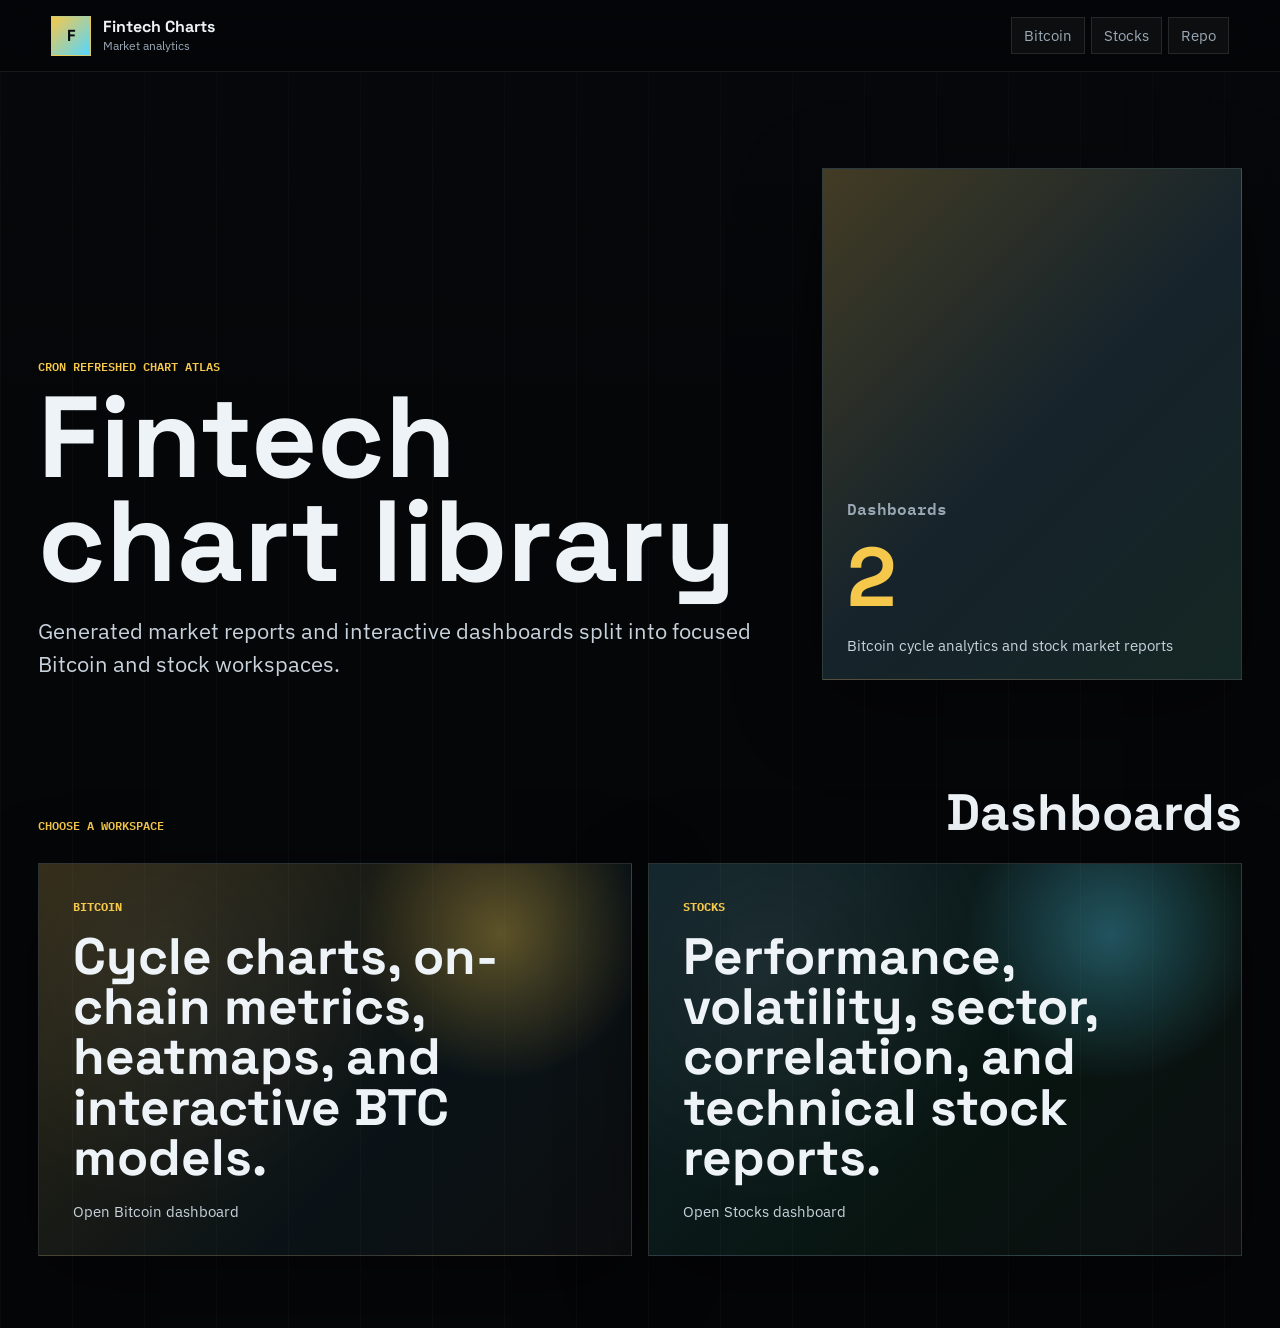
<file: index.html>
<!doctype html>
<html lang="en">
  <head>
    <meta charset="utf-8">
    <meta name="viewport" content="width=device-width, initial-scale=1">
    <meta name="color-scheme" content="dark">
    <title>Fintech Charts</title>
    <meta name="description" content="Generated Bitcoin and stock market chart dashboards.">
    <link rel="preconnect" href="https://fonts.googleapis.com">
    <link rel="preconnect" href="https://fonts.gstatic.com" crossorigin>
    <link href="https://fonts.googleapis.com/css2?family=IBM+Plex+Mono:wght@400;500;600&family=IBM+Plex+Sans:wght@400;500;600;700&family=Space+Grotesk:wght@600;700&display=swap" rel="stylesheet">
    <link rel="stylesheet" href="web/assets/site.css">
  </head>
  <body>
    <header class="site-header">
      <a class="brand" href="./" aria-label="Fintech Charts home">
        <span class="brand-mark">F</span>
        <span>
          <strong>Fintech Charts</strong>
          <small>Market analytics</small>
        </span>
      </a>
      <nav class="top-nav" aria-label="Primary navigation">
        <a href="Bitcoin/">Bitcoin</a>
        <a href="Stocks/">Stocks</a>
        <a href="https://github.com/JamesTsetsekas/Fintech" target="_blank" rel="noopener noreferrer">Repo</a>
      </nav>
    </header>

    <main id="top">
      <section class="dashboard-shell landing-shell" aria-labelledby="dashboard-title">
        <div class="dashboard-copy">
          <p class="eyebrow">Cron refreshed chart atlas</p>
          <h1 id="dashboard-title">Fintech chart library</h1>
          <p class="lede">Generated market reports and interactive dashboards split into focused Bitcoin and stock workspaces.</p>
        </div>

        <div class="market-tape" aria-label="Dashboard routes">
          <span>Dashboards</span>
          <strong>2</strong>
          <small>Bitcoin cycle analytics and stock market reports</small>
        </div>
      </section>

      <section class="route-section" aria-labelledby="route-title">
        <div class="section-heading">
          <p class="eyebrow">Choose a workspace</p>
          <h2 id="route-title">Dashboards</h2>
        </div>
        <div class="route-grid">
          <a class="route-card route-card-bitcoin" href="Bitcoin/">
            <span>Bitcoin</span>
            <strong>Cycle charts, on-chain metrics, heatmaps, and interactive BTC models.</strong>
            <small>Open Bitcoin dashboard</small>
          </a>
          <a class="route-card route-card-stocks" href="Stocks/">
            <span>Stocks</span>
            <strong>Performance, volatility, sector, correlation, and technical stock reports.</strong>
            <small>Open Stocks dashboard</small>
          </a>
        </div>
      </section>
    </main>
  </body>
</html>
</file>
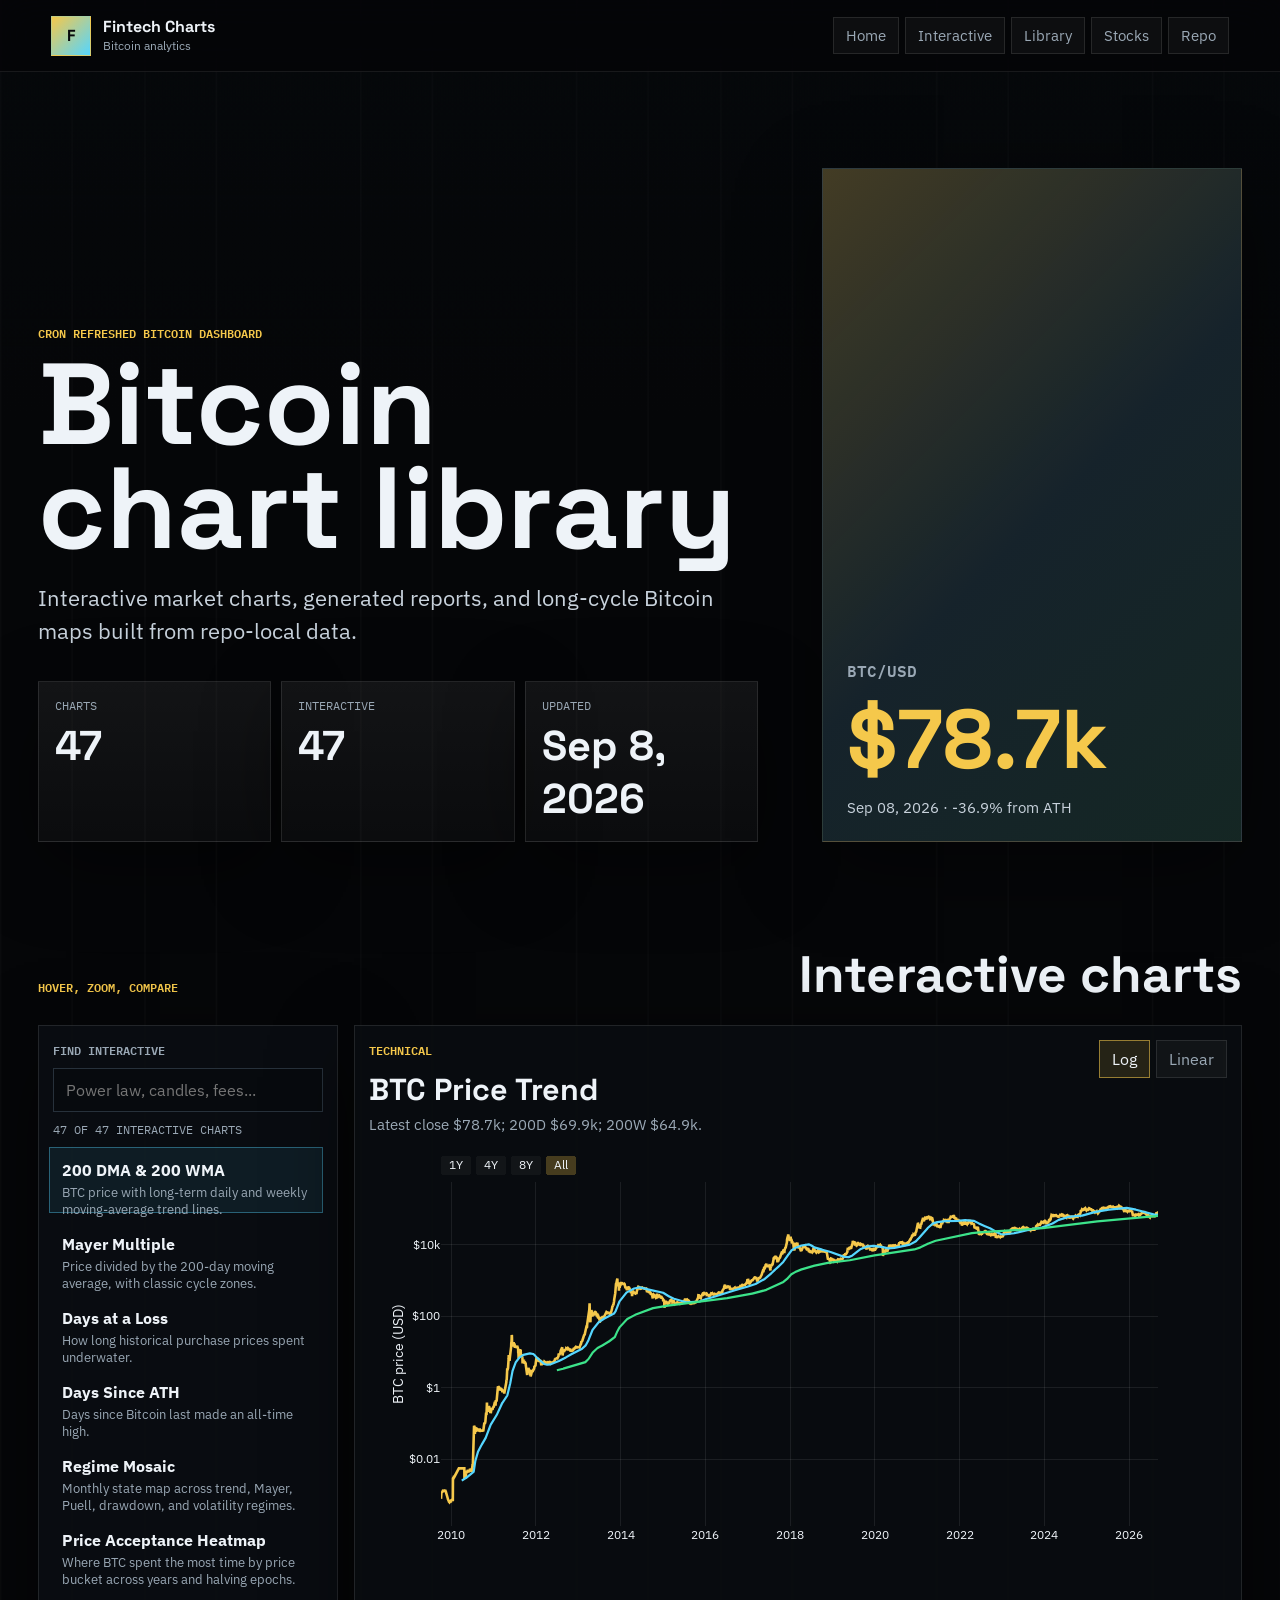
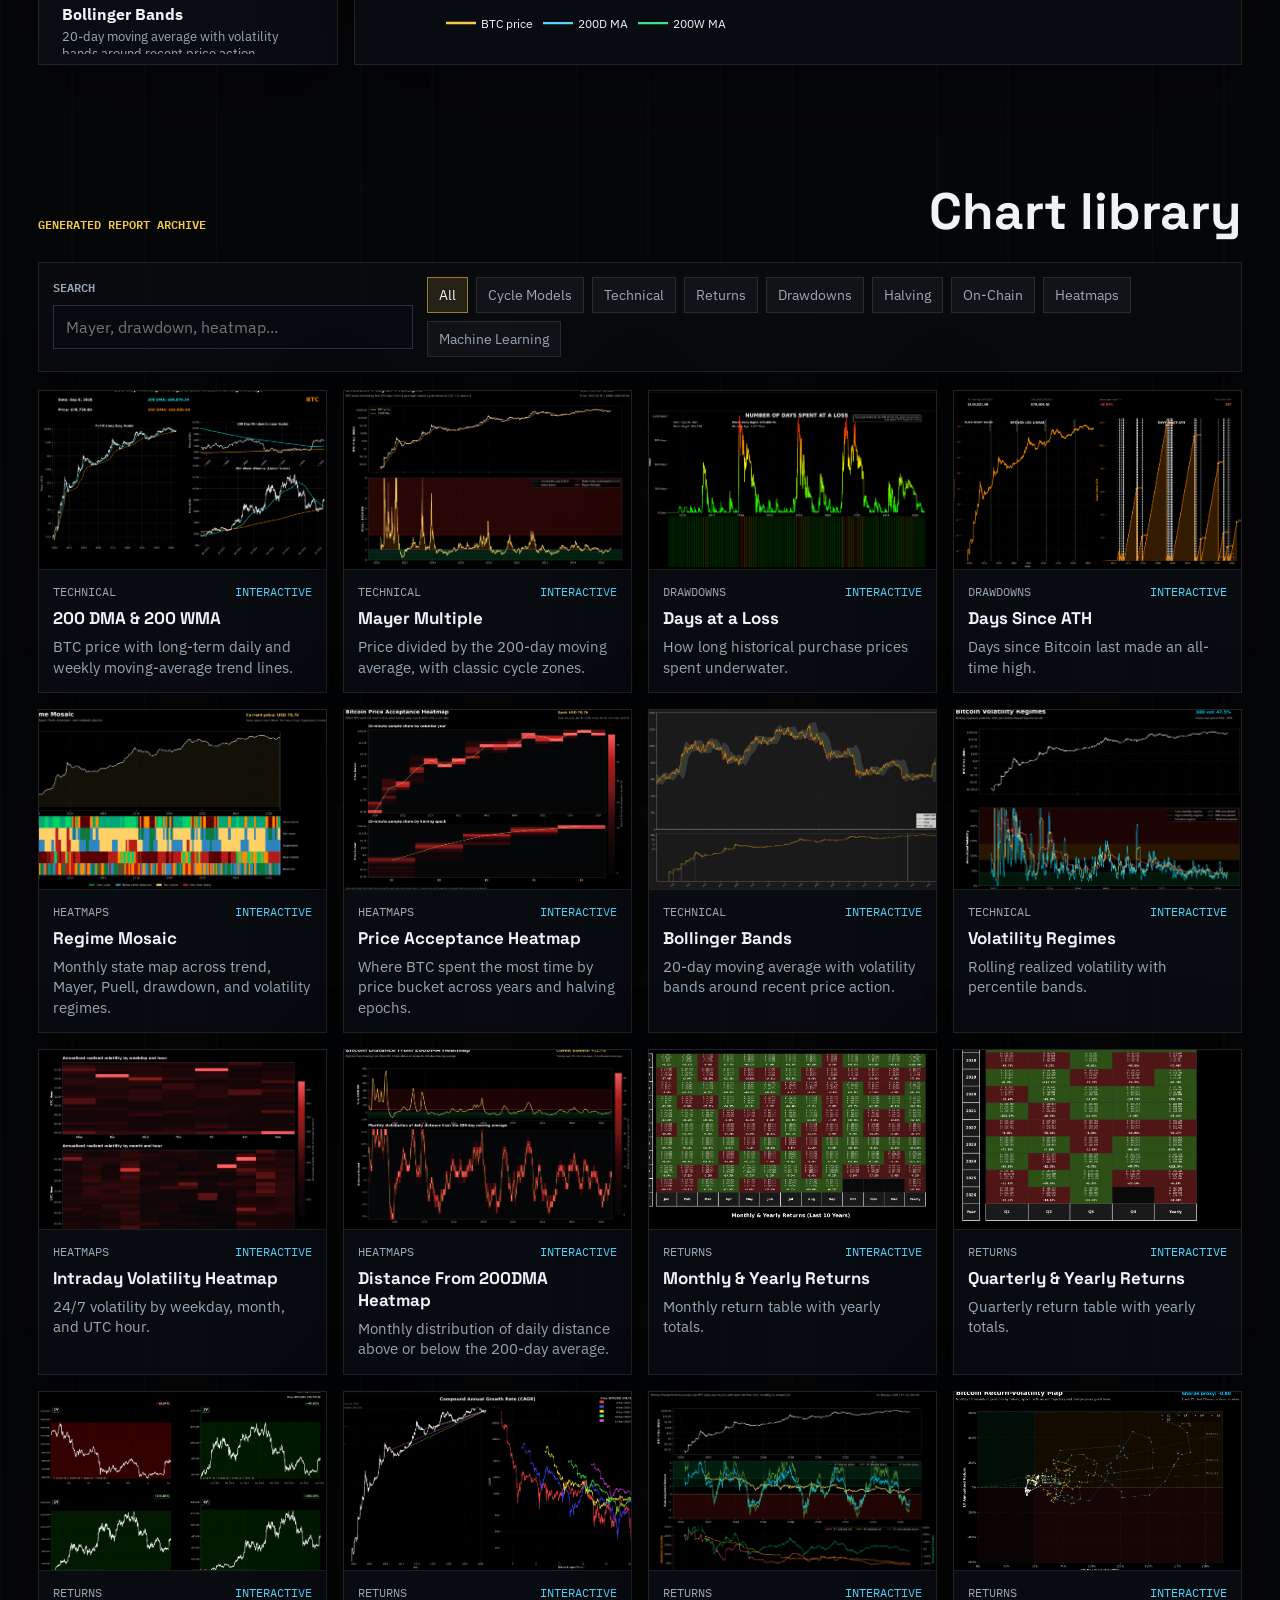
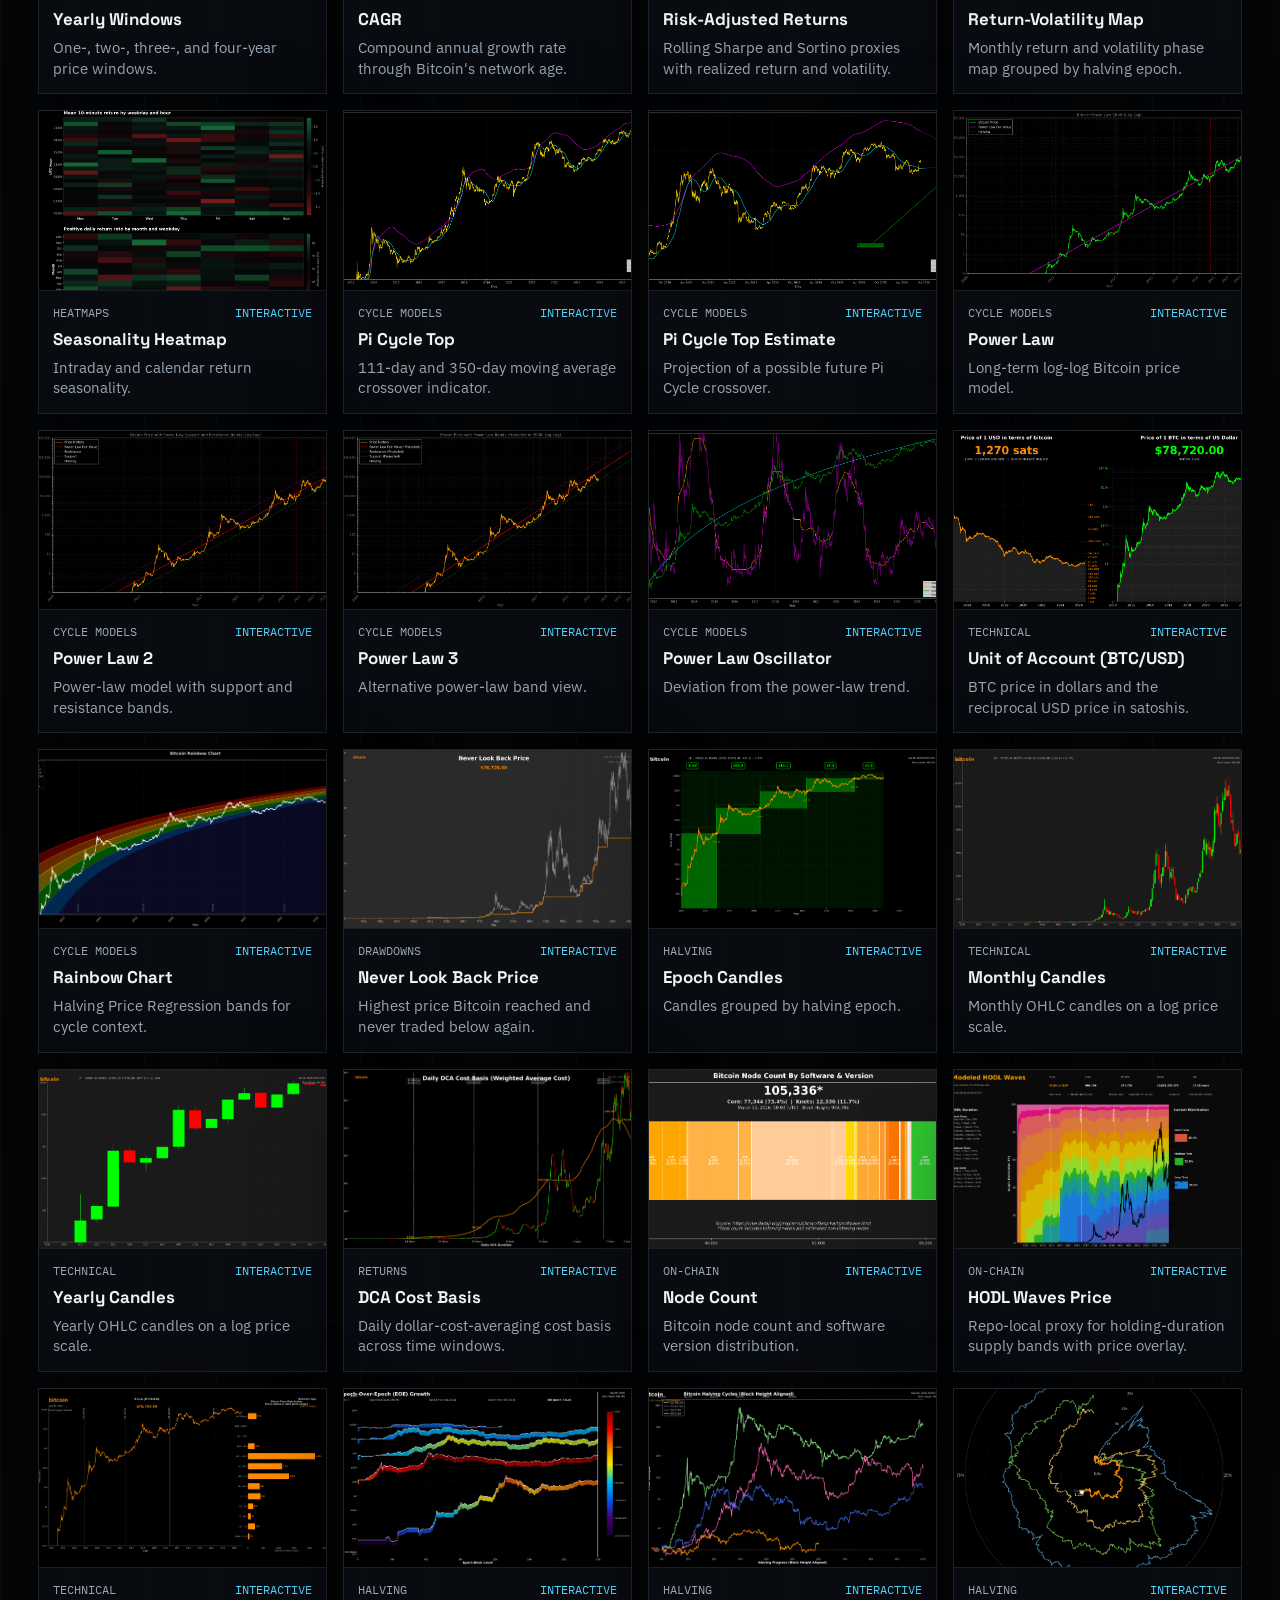
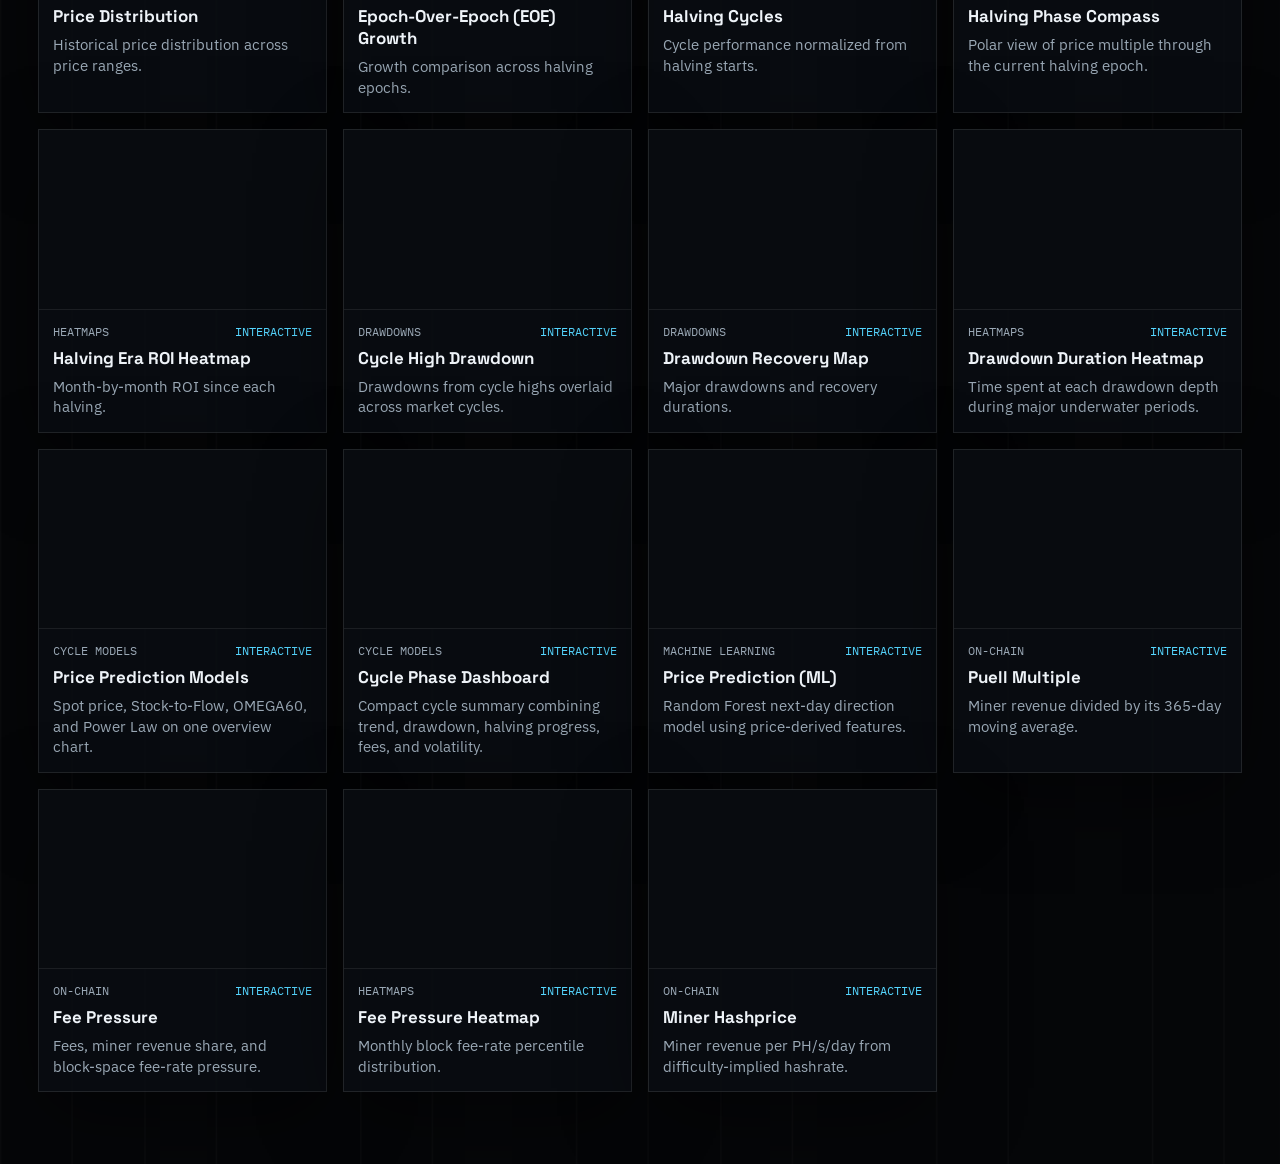
<file: Bitcoin/index.html>
<!doctype html>
<html lang="en">
  <head>
    <meta charset="utf-8">
    <meta name="viewport" content="width=device-width, initial-scale=1">
    <meta name="color-scheme" content="dark">
    <title>Bitcoin Charts | Fintech Charts</title>
    <meta name="description" content="Interactive Bitcoin charts and generated market reports.">
    <link rel="preconnect" href="https://fonts.googleapis.com">
    <link rel="preconnect" href="https://fonts.gstatic.com" crossorigin>
    <link href="https://fonts.googleapis.com/css2?family=IBM+Plex+Mono:wght@400;500;600&family=IBM+Plex+Sans:wght@400;500;600;700&family=Space+Grotesk:wght@600;700&display=swap" rel="stylesheet">
    <link rel="stylesheet" href="../web/assets/site.css">
    <script src="https://cdn.plot.ly/plotly-2.35.2.min.js" defer></script>
    <script src="../web/assets/site.js" defer></script>
  </head>
  <body data-manifest="../web/data/bitcoin/site-manifest.json" data-asset-prefix="../">
    <header class="site-header">
      <a class="brand" href="../" aria-label="Fintech Charts home">
        <span class="brand-mark">F</span>
        <span>
          <strong>Fintech Charts</strong>
          <small>Bitcoin analytics</small>
        </span>
      </a>
      <nav class="top-nav" aria-label="Primary navigation">
        <a href="../">Home</a>
        <a href="#interactive">Interactive</a>
        <a href="#library">Library</a>
        <a href="../Stocks/">Stocks</a>
        <a href="https://github.com/JamesTsetsekas/Fintech" target="_blank" rel="noopener noreferrer">Repo</a>
      </nav>
    </header>

    <main id="top">
      <section class="dashboard-shell" aria-labelledby="dashboard-title">
        <div class="dashboard-copy">
          <p class="eyebrow">Cron refreshed Bitcoin dashboard</p>
          <h1 id="dashboard-title">Bitcoin chart library</h1>
          <p class="lede">Interactive market charts, generated reports, and long-cycle Bitcoin maps built from repo-local data.</p>
          <dl class="metric-strip" id="metric-strip" aria-label="Dashboard metrics">
            <div>
              <dt>Charts</dt>
              <dd>--</dd>
            </div>
            <div>
              <dt>Interactive</dt>
              <dd>--</dd>
            </div>
            <div>
              <dt>Updated</dt>
              <dd>--</dd>
            </div>
          </dl>
        </div>

        <div class="market-tape" id="market-tape" aria-label="Latest Bitcoin market stats">
          <span>BTC</span>
          <strong>Loading</strong>
          <small>Latest repo data</small>
        </div>
      </section>

      <section class="interactive-section" id="interactive" aria-labelledby="interactive-title">
        <div class="section-heading">
          <p class="eyebrow">Hover, zoom, compare</p>
          <h2 id="interactive-title">Interactive charts</h2>
        </div>
        <div class="interactive-layout">
          <aside class="chart-picker" aria-label="Interactive chart selector">
            <label class="interactive-search search-box">
              <span>Find interactive</span>
              <input id="interactive-search" type="search" placeholder="Power law, candles, fees..." autocomplete="off">
            </label>
            <p class="interactive-count" id="interactive-count">Loading charts</p>
            <div id="interactive-list" class="interactive-list"></div>
          </aside>
          <section class="plot-panel" aria-live="polite">
            <div class="plot-header">
              <div>
                <p class="eyebrow" id="plot-kicker">Interactive</p>
                <h3 id="plot-title">Loading chart</h3>
                <p id="plot-summary"></p>
              </div>
              <div class="plot-actions" id="scale-actions" hidden>
                <button type="button" class="segmented active" data-scale="log">Log</button>
                <button type="button" class="segmented" data-scale="linear">Linear</button>
              </div>
            </div>
            <div id="plot" class="plot"></div>
          </section>
        </div>
      </section>

      <section class="library-section" id="library" aria-labelledby="library-title">
        <div class="section-heading">
          <p class="eyebrow">Generated report archive</p>
          <h2 id="library-title">Chart library</h2>
        </div>
        <div class="library-toolbar">
          <label class="search-box">
            <span>Search</span>
            <input id="chart-search" type="search" placeholder="Mayer, drawdown, heatmap..." autocomplete="off">
          </label>
          <div class="filter-row" id="section-filters" aria-label="Chart sections"></div>
        </div>
        <div class="chart-grid" id="chart-grid"></div>
      </section>
    </main>

    <dialog class="image-dialog" id="image-dialog">
      <button class="dialog-close" id="dialog-close" type="button" aria-label="Close image preview">x</button>
      <figure>
        <img id="dialog-image" alt="">
        <figcaption>
          <strong id="dialog-title"></strong>
          <span id="dialog-description"></span>
        </figcaption>
      </figure>
    </dialog>
  </body>
</html>
</file>
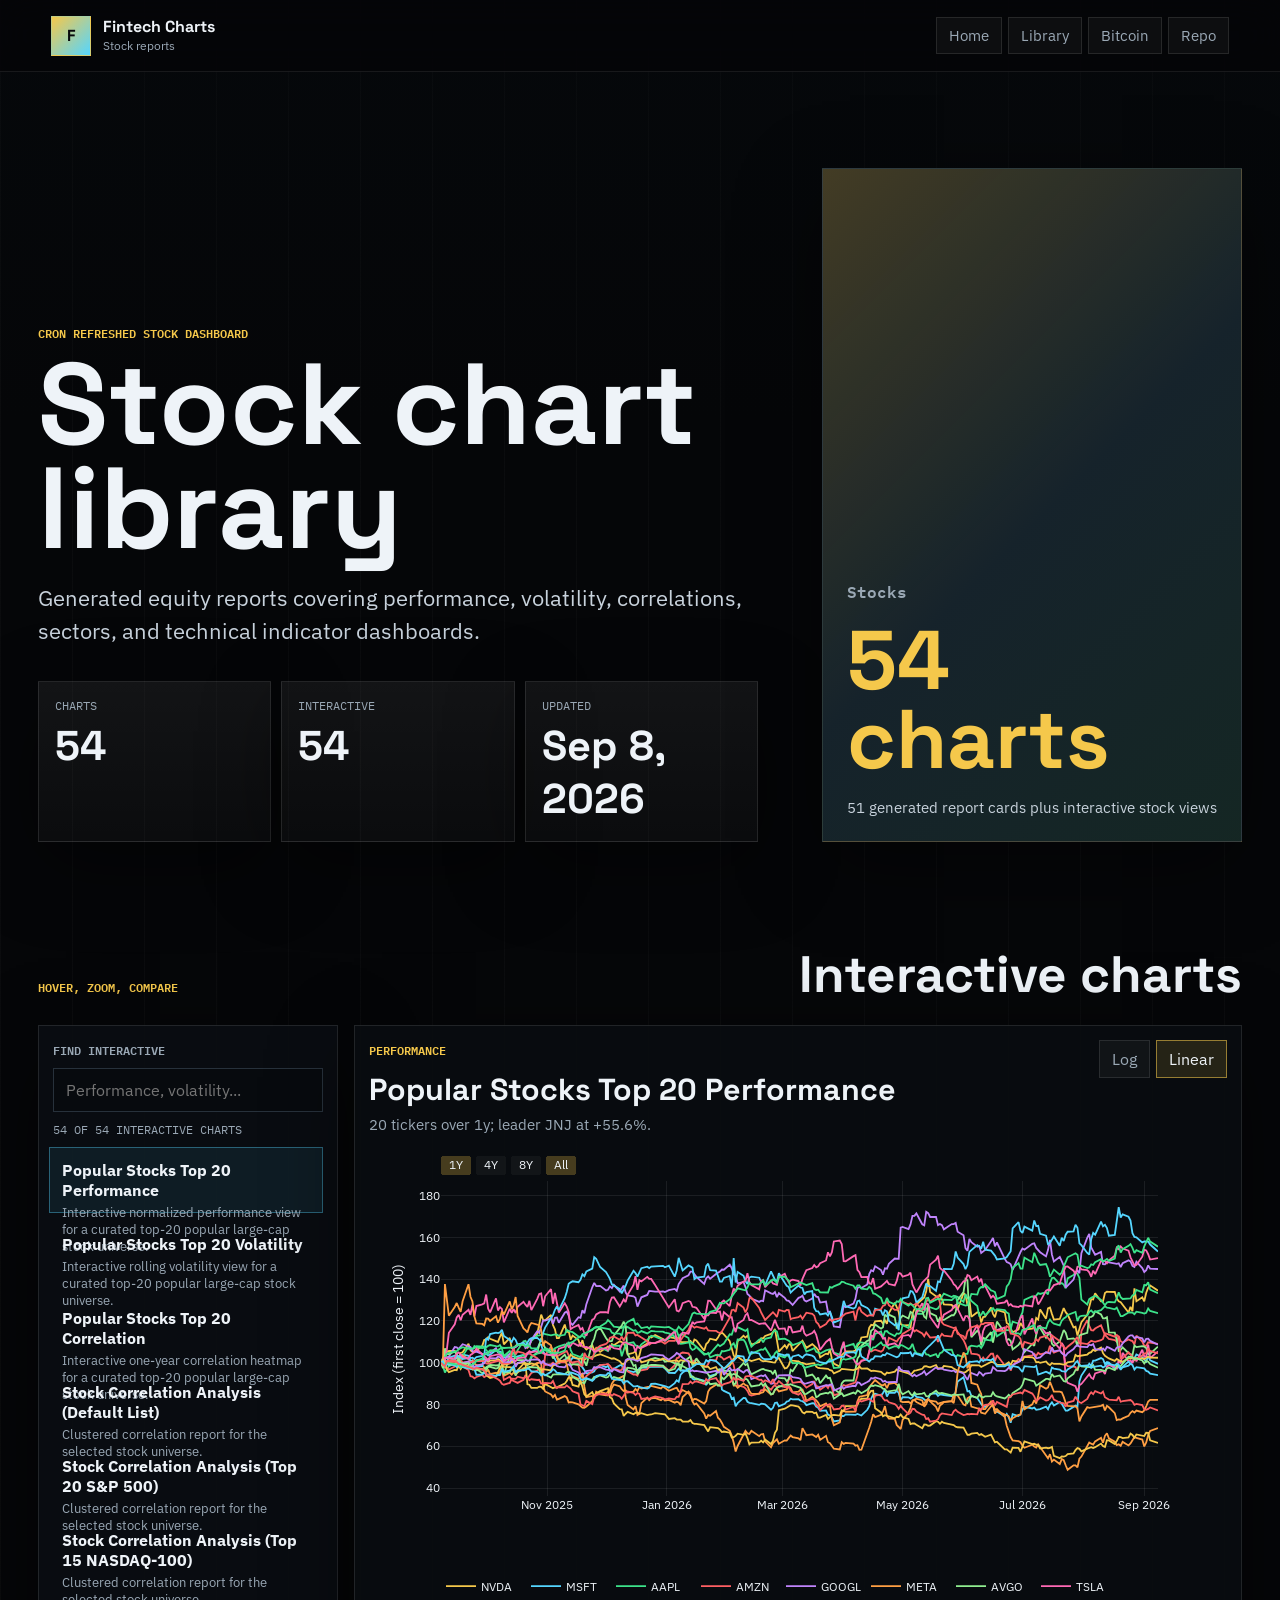
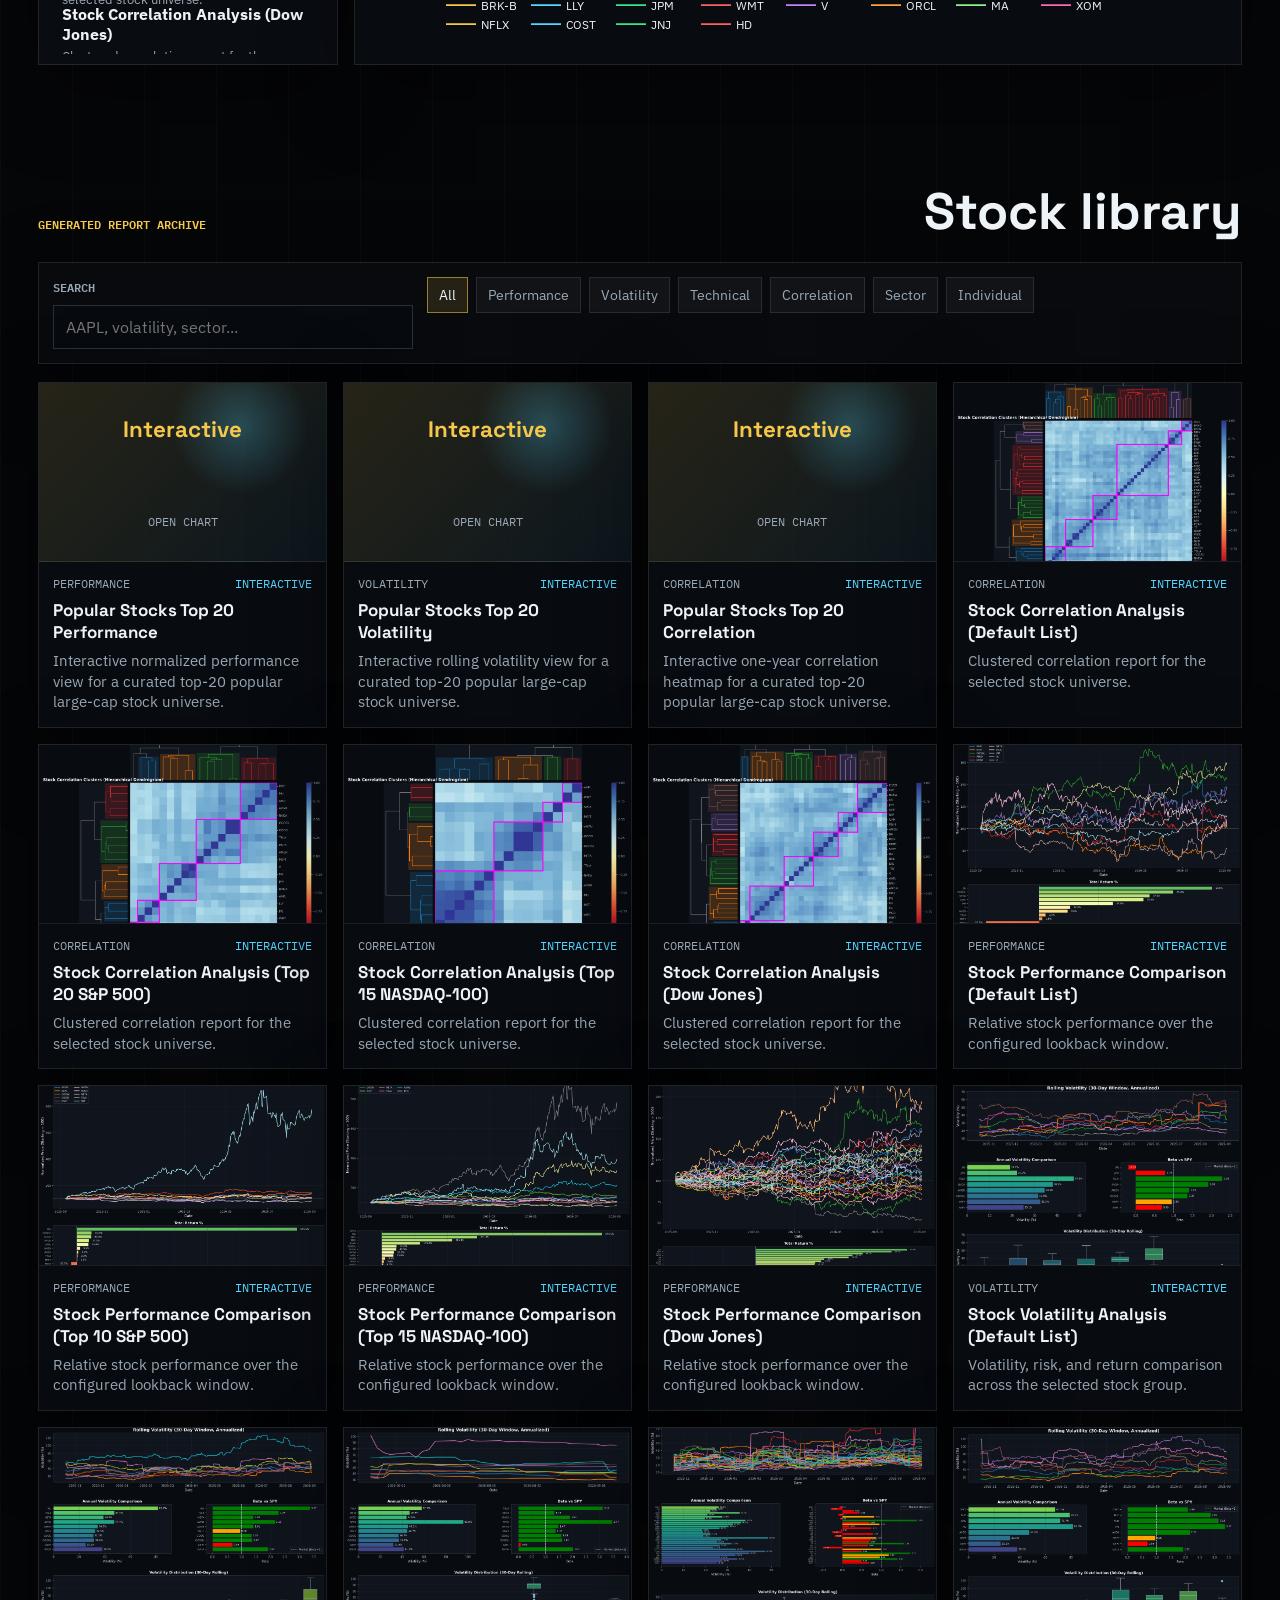
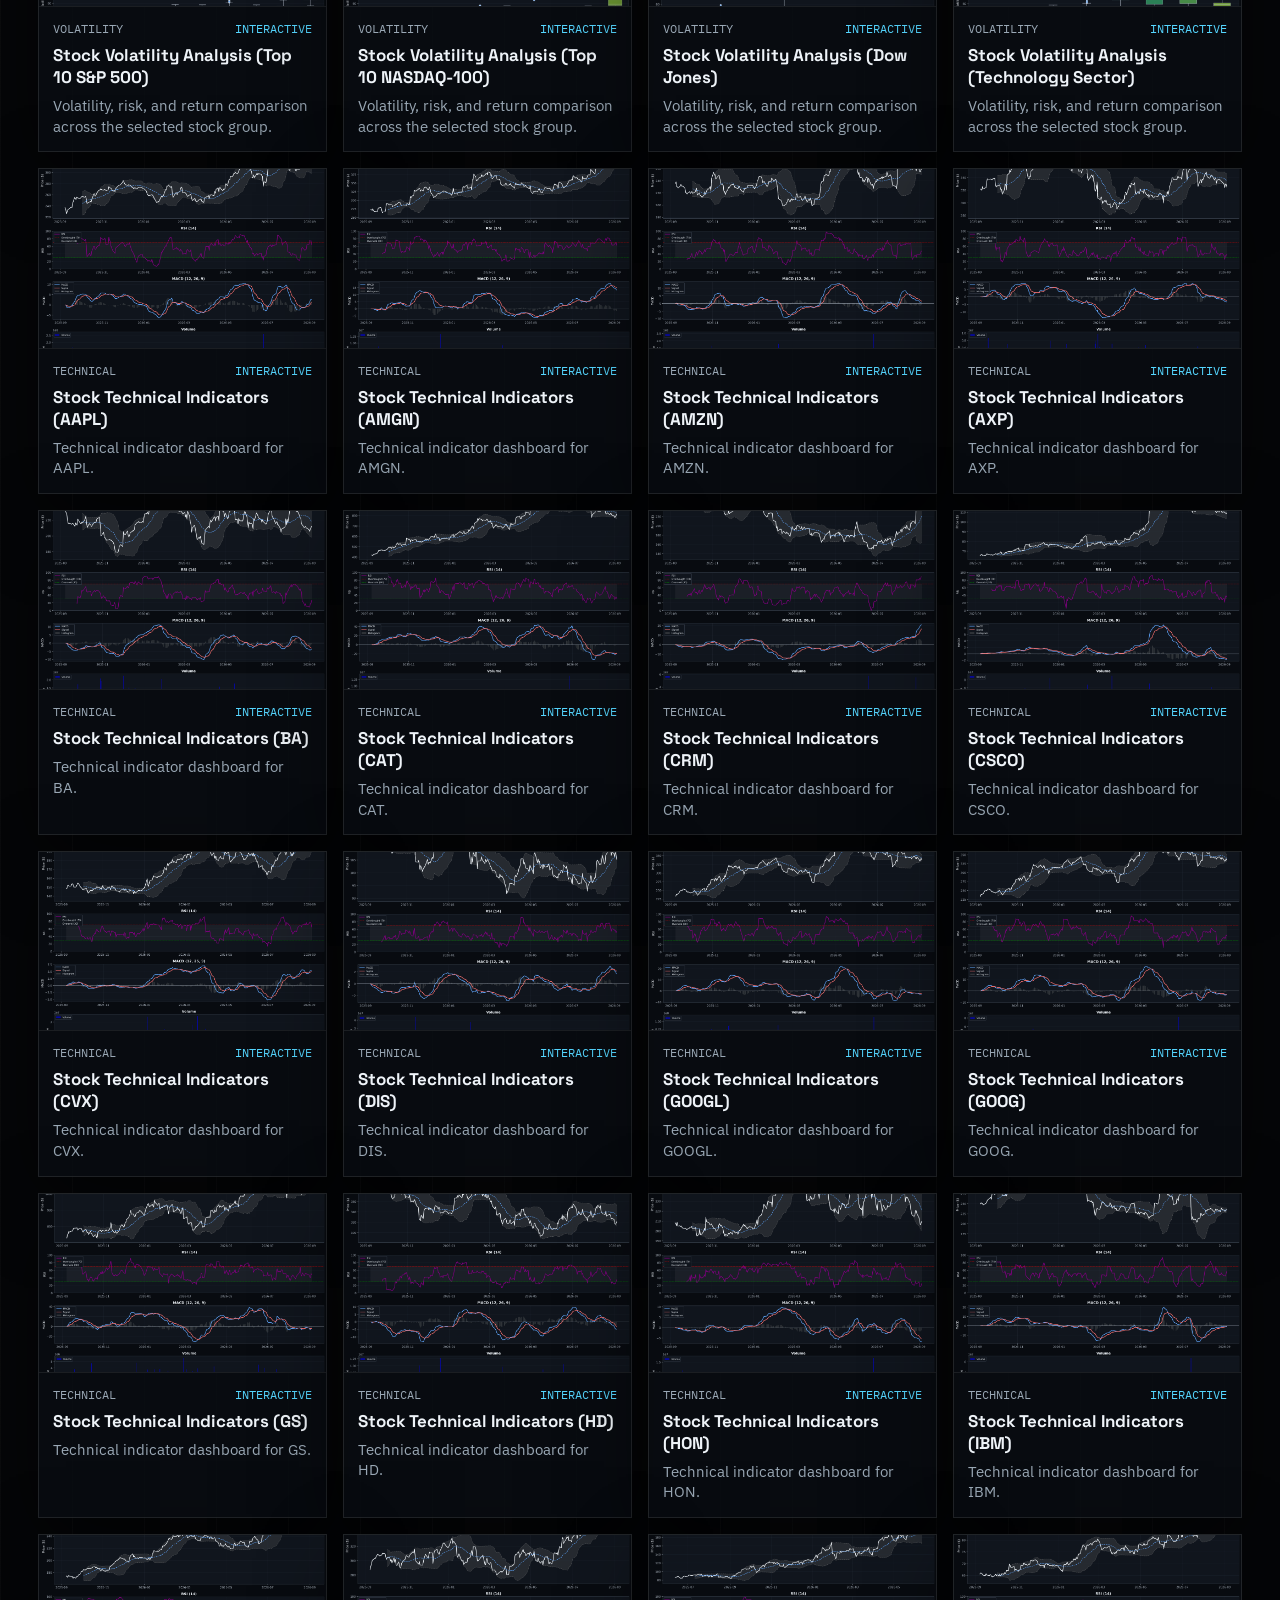
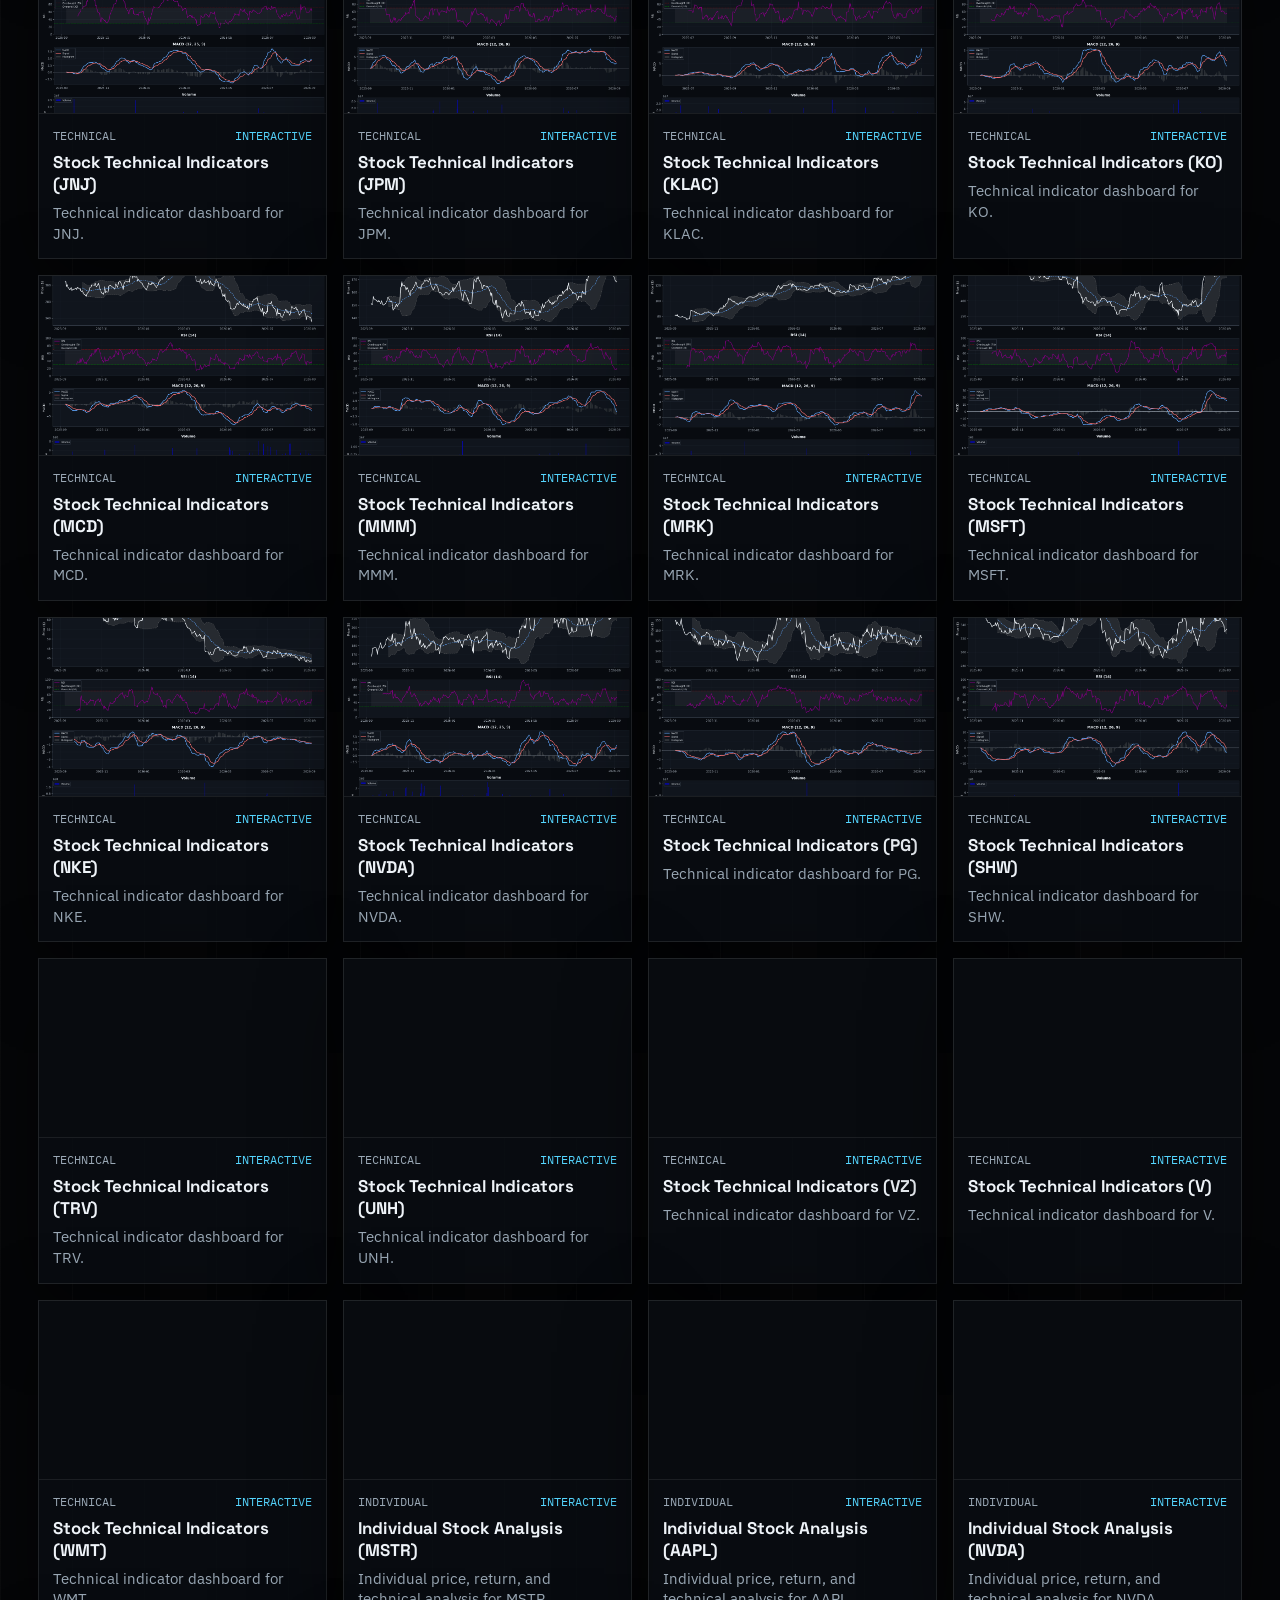
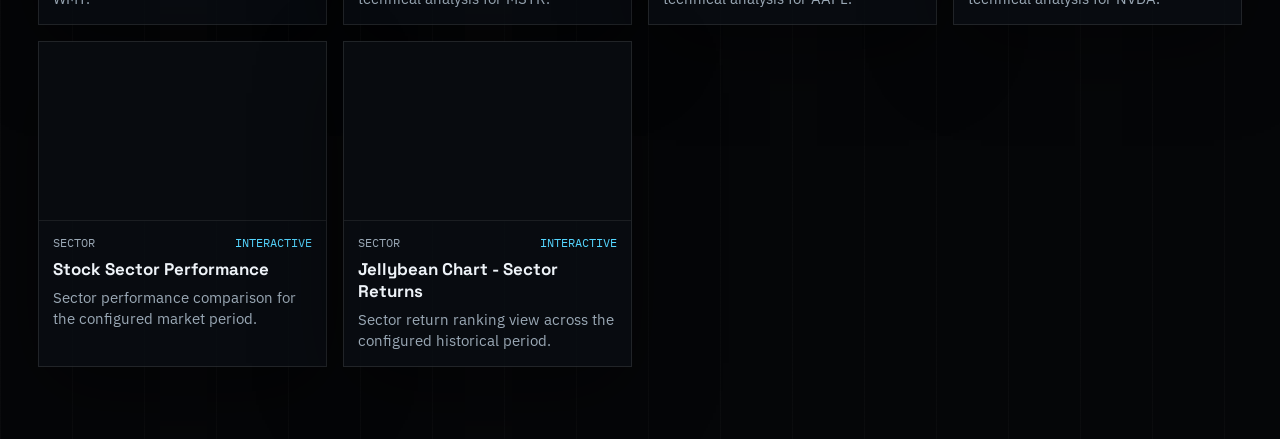
<file: Stocks/index.html>
<!doctype html>
<html lang="en">
  <head>
    <meta charset="utf-8">
    <meta name="viewport" content="width=device-width, initial-scale=1">
    <meta name="color-scheme" content="dark">
    <title>Stocks | Fintech Charts</title>
    <meta name="description" content="Generated stock market chart reports.">
    <link rel="preconnect" href="https://fonts.googleapis.com">
    <link rel="preconnect" href="https://fonts.gstatic.com" crossorigin>
    <link href="https://fonts.googleapis.com/css2?family=IBM+Plex+Mono:wght@400;500;600&family=IBM+Plex+Sans:wght@400;500;600;700&family=Space+Grotesk:wght@600;700&display=swap" rel="stylesheet">
    <link rel="stylesheet" href="../web/assets/site.css">
    <script src="https://cdn.plot.ly/plotly-2.35.2.min.js" defer></script>
    <script src="../web/assets/site.js" defer></script>
  </head>
  <body data-manifest="../web/data/stocks/site-manifest.json" data-asset-prefix="../">
    <header class="site-header">
      <a class="brand" href="../" aria-label="Fintech Charts home">
        <span class="brand-mark">F</span>
        <span>
          <strong>Fintech Charts</strong>
          <small>Stock reports</small>
        </span>
      </a>
      <nav class="top-nav" aria-label="Primary navigation">
        <a href="../">Home</a>
        <a href="#library">Library</a>
        <a href="../Bitcoin/">Bitcoin</a>
        <a href="https://github.com/JamesTsetsekas/Fintech" target="_blank" rel="noopener noreferrer">Repo</a>
      </nav>
    </header>

    <main id="top">
      <section class="dashboard-shell" aria-labelledby="dashboard-title">
        <div class="dashboard-copy">
          <p class="eyebrow">Cron refreshed stock dashboard</p>
          <h1 id="dashboard-title">Stock chart library</h1>
          <p class="lede">Generated equity reports covering performance, volatility, correlations, sectors, and technical indicator dashboards.</p>
          <dl class="metric-strip" id="metric-strip" aria-label="Dashboard metrics">
            <div>
              <dt>Charts</dt>
              <dd>--</dd>
            </div>
            <div>
              <dt>Interactive</dt>
              <dd>--</dd>
            </div>
            <div>
              <dt>Updated</dt>
              <dd>--</dd>
            </div>
          </dl>
        </div>

        <div class="market-tape" id="market-tape" aria-label="Stock report stats">
          <span>Stocks</span>
          <strong>Loading</strong>
          <small>Latest repo data</small>
        </div>
      </section>

      <section class="interactive-section" id="interactive" aria-labelledby="interactive-title">
        <div class="section-heading">
          <p class="eyebrow">Hover, zoom, compare</p>
          <h2 id="interactive-title">Interactive charts</h2>
        </div>
        <div class="interactive-layout">
          <aside class="chart-picker" aria-label="Interactive chart selector">
            <label class="interactive-search search-box">
              <span>Find interactive</span>
              <input id="interactive-search" type="search" placeholder="Performance, volatility..." autocomplete="off">
            </label>
            <p class="interactive-count" id="interactive-count">Loading charts</p>
            <div id="interactive-list" class="interactive-list"></div>
          </aside>
          <section class="plot-panel" aria-live="polite">
            <div class="plot-header">
              <div>
                <p class="eyebrow" id="plot-kicker">Stocks</p>
                <h3 id="plot-title">Loading chart</h3>
                <p id="plot-summary"></p>
              </div>
              <div class="plot-actions" id="scale-actions" hidden>
                <button type="button" class="segmented active" data-scale="log">Log</button>
                <button type="button" class="segmented" data-scale="linear">Linear</button>
              </div>
            </div>
            <div id="plot" class="plot"></div>
          </section>
        </div>
      </section>

      <section class="library-section" id="library" aria-labelledby="library-title">
        <div class="section-heading">
          <p class="eyebrow">Generated report archive</p>
          <h2 id="library-title">Stock library</h2>
        </div>
        <div class="library-toolbar">
          <label class="search-box">
            <span>Search</span>
            <input id="chart-search" type="search" placeholder="AAPL, volatility, sector..." autocomplete="off">
          </label>
          <div class="filter-row" id="section-filters" aria-label="Chart sections"></div>
        </div>
        <div class="chart-grid" id="chart-grid"></div>
      </section>
    </main>

    <dialog class="image-dialog" id="image-dialog">
      <button class="dialog-close" id="dialog-close" type="button" aria-label="Close image preview">x</button>
      <figure>
        <img id="dialog-image" alt="">
        <figcaption>
          <strong id="dialog-title"></strong>
          <span id="dialog-description"></span>
        </figcaption>
      </figure>
    </dialog>
  </body>
</html>
</file>
<file: web/assets/site.css>
:root {
  --bg: #050608;
  --panel: #101419;
  --panel-2: #151b22;
  --line: #27313b;
  --line-strong: #3a4654;
  --text: #eef3f8;
  --muted: #9aa8b5;
  --gold: #f5c84b;
  --cyan: #55d6ff;
  --green: #3ce38a;
  --red: #ff5f63;
  --ink: #07090c;
  --shadow: 0 24px 80px rgba(0, 0, 0, 0.42);
  color-scheme: dark;
  font-family: "IBM Plex Sans", "Segoe UI", sans-serif;
}

* {
  box-sizing: border-box;
}

html {
  background: var(--bg);
  scroll-behavior: smooth;
}

body {
  min-width: 320px;
  margin: 0;
  background:
    linear-gradient(180deg, rgba(6, 12, 16, 0.35), rgba(5, 6, 8, 0) 420px),
    repeating-linear-gradient(90deg, rgba(255, 255, 255, 0.025) 0 1px, transparent 1px 72px),
    var(--bg);
  color: var(--text);
}

button,
input {
  font: inherit;
}

a {
  color: inherit;
  text-decoration: none;
}

.site-header {
  position: sticky;
  top: 0;
  z-index: 20;
  display: flex;
  align-items: center;
  justify-content: space-between;
  gap: 24px;
  min-height: 72px;
  padding: 14px clamp(18px, 4vw, 56px);
  border-bottom: 1px solid rgba(255, 255, 255, 0.08);
  background: rgba(5, 6, 8, 0.82);
  backdrop-filter: blur(18px);
}

.brand {
  display: inline-flex;
  align-items: center;
  gap: 12px;
  min-width: 0;
}

.brand-mark {
  display: grid;
  width: 40px;
  height: 40px;
  place-items: center;
  border: 1px solid rgba(245, 200, 75, 0.45);
  background: linear-gradient(135deg, #f5c84b, #55d6ff);
  color: var(--ink);
  font-family: "Space Grotesk", "IBM Plex Sans", sans-serif;
  font-weight: 700;
}

.brand strong,
h1,
h2,
h3 {
  font-family: "Space Grotesk", "IBM Plex Sans", sans-serif;
  letter-spacing: 0;
}

.brand strong {
  display: block;
  line-height: 1;
}

.brand small {
  display: block;
  color: var(--muted);
  font-size: 0.75rem;
  margin-top: 3px;
}

.top-nav {
  display: flex;
  align-items: center;
  gap: 6px;
}

.top-nav a,
.segmented,
.filter-button {
  border: 1px solid rgba(255, 255, 255, 0.1);
  background: rgba(255, 255, 255, 0.035);
  color: var(--muted);
  cursor: pointer;
  transition: border-color 160ms ease, color 160ms ease, background 160ms ease;
}

.top-nav a {
  padding: 8px 12px;
  font-size: 0.92rem;
}

.top-nav a:hover,
.segmented:hover,
.filter-button:hover,
.segmented.active,
.filter-button.active {
  border-color: rgba(245, 200, 75, 0.55);
  background: rgba(245, 200, 75, 0.12);
  color: var(--text);
}

main {
  width: min(1520px, calc(100% - clamp(28px, 6vw, 96px)));
  margin: 0 auto;
}

.dashboard-shell {
  display: grid;
  grid-template-columns: minmax(0, 1fr) minmax(260px, 420px);
  gap: clamp(24px, 5vw, 72px);
  align-items: end;
  min-height: calc(100vh - 72px);
  padding: clamp(38px, 8vw, 96px) 0 clamp(26px, 5vw, 58px);
}

.eyebrow {
  margin: 0 0 10px;
  color: var(--gold);
  font-family: "IBM Plex Mono", monospace;
  font-size: 0.72rem;
  font-weight: 600;
  letter-spacing: 0;
  text-transform: uppercase;
}

h1 {
  max-width: 880px;
  margin: 0;
  font-size: clamp(3.2rem, 9vw, 8.8rem);
  line-height: 0.9;
}

.lede {
  max-width: 720px;
  margin: 22px 0 0;
  color: #c8d2dc;
  font-size: clamp(1.05rem, 2vw, 1.35rem);
  line-height: 1.5;
}

.metric-strip {
  display: grid;
  grid-template-columns: repeat(3, minmax(0, 1fr));
  gap: 10px;
  max-width: 720px;
  margin: 34px 0 0;
}

.metric-strip div,
.market-tape,
.plot-panel,
.chart-picker,
.chart-card,
.library-toolbar {
  border: 1px solid rgba(255, 255, 255, 0.1);
  background: linear-gradient(180deg, rgba(255, 255, 255, 0.055), rgba(255, 255, 255, 0.025));
  box-shadow: var(--shadow);
}

.metric-strip div {
  padding: 16px;
}

.metric-strip dt {
  color: var(--muted);
  font-size: 0.74rem;
  font-family: "IBM Plex Mono", monospace;
  text-transform: uppercase;
}

.metric-strip dd {
  margin: 6px 0 0;
  font-family: "Space Grotesk", "IBM Plex Sans", sans-serif;
  font-size: clamp(1.45rem, 4vw, 2.6rem);
  font-weight: 700;
}

.market-tape {
  align-self: stretch;
  display: flex;
  flex-direction: column;
  justify-content: flex-end;
  min-height: 260px;
  padding: 24px;
  background:
    linear-gradient(135deg, rgba(245, 200, 75, 0.22), rgba(85, 214, 255, 0.08) 52%, rgba(60, 227, 138, 0.09)),
    var(--panel);
}

.market-tape span {
  color: var(--muted);
  font-family: "IBM Plex Mono", monospace;
  font-weight: 600;
}

.market-tape strong {
  display: block;
  margin-top: 16px;
  color: var(--gold);
  font-family: "Space Grotesk", "IBM Plex Sans", sans-serif;
  font-size: clamp(2.4rem, 7vw, 5.2rem);
  line-height: 0.95;
}

.market-tape small {
  margin-top: 18px;
  color: #c8d2dc;
  font-size: 0.95rem;
}

.interactive-section,
.library-section,
.route-section {
  padding: 42px 0 72px;
}

.landing-shell {
  min-height: calc(82vh - 72px);
}

.route-grid {
  display: grid;
  grid-template-columns: repeat(2, minmax(0, 1fr));
  gap: 16px;
}

.route-card {
  position: relative;
  display: grid;
  min-height: 320px;
  align-content: end;
  gap: 18px;
  overflow: hidden;
  padding: clamp(22px, 4vw, 34px);
  border: 1px solid rgba(255, 255, 255, 0.12);
  background:
    radial-gradient(circle at 22% 18%, rgba(255, 255, 255, 0.16), transparent 30%),
    linear-gradient(135deg, rgba(255, 255, 255, 0.07), rgba(255, 255, 255, 0.025));
  box-shadow: var(--shadow);
}

.route-card::before {
  content: "";
  position: absolute;
  inset: -25%;
  background: radial-gradient(circle, rgba(255, 255, 255, 0.18), transparent 48%);
  opacity: 0.35;
  transform: translate3d(-20%, -15%, 0);
}

.route-card span,
.route-card strong,
.route-card small {
  position: relative;
}

.route-card span {
  color: var(--gold);
  font-family: "IBM Plex Mono", monospace;
  font-size: 0.78rem;
  font-weight: 700;
  text-transform: uppercase;
}

.route-card strong {
  max-width: 720px;
  font-family: "Space Grotesk", "IBM Plex Sans", sans-serif;
  font-size: clamp(1.8rem, 4vw, 3.7rem);
  line-height: 0.98;
}

.route-card small {
  color: #c8d2dc;
  font-size: 0.95rem;
}

.route-card-bitcoin {
  background:
    radial-gradient(circle at 78% 18%, rgba(245, 200, 75, 0.34), transparent 26%),
    linear-gradient(135deg, rgba(245, 200, 75, 0.18), rgba(85, 214, 255, 0.06) 62%, rgba(255, 255, 255, 0.03));
}

.route-card-stocks {
  background:
    radial-gradient(circle at 78% 18%, rgba(85, 214, 255, 0.32), transparent 26%),
    linear-gradient(135deg, rgba(85, 214, 255, 0.14), rgba(60, 227, 138, 0.07) 60%, rgba(255, 255, 255, 0.03));
}

.section-heading {
  display: flex;
  align-items: end;
  justify-content: space-between;
  gap: 24px;
  margin-bottom: 18px;
}

.section-heading h2 {
  margin: 0;
  font-size: clamp(2rem, 4vw, 4rem);
}

.interactive-layout {
  display: grid;
  grid-template-columns: minmax(260px, 300px) minmax(0, 1fr);
  gap: 16px;
  align-items: start;
}

.chart-picker,
.plot-panel {
  height: clamp(500px, calc(100vh - 176px), 640px);
  min-height: 0;
}

.chart-picker {
  display: grid;
  grid-template-rows: auto auto minmax(0, 1fr);
  padding: 10px;
  overflow: hidden;
  background: rgba(10, 14, 18, 0.92);
}

.interactive-search {
  padding: 4px 4px 10px;
}

.interactive-count {
  margin: 0 4px 10px;
  color: var(--muted);
  font-family: "IBM Plex Mono", monospace;
  font-size: 0.72rem;
  text-transform: uppercase;
}

.interactive-list {
  display: grid;
  align-content: start;
  gap: 8px;
  min-height: 0;
  overflow-y: auto;
  padding-right: 4px;
  scrollbar-color: rgba(85, 214, 255, 0.48) transparent;
}

.interactive-button {
  width: 100%;
  min-height: 66px;
  padding: 12px;
  border: 1px solid transparent;
  background: transparent;
  color: var(--text);
  cursor: pointer;
  text-align: left;
}

.interactive-button:hover,
.interactive-button.active {
  border-color: rgba(85, 214, 255, 0.38);
  background: rgba(85, 214, 255, 0.08);
}

.interactive-button strong {
  display: block;
  font-size: 0.98rem;
}

.interactive-button span {
  display: block;
  margin-top: 4px;
  color: var(--muted);
  font-size: 0.82rem;
  line-height: 1.3;
}

.plot-panel {
  display: grid;
  grid-template-rows: auto minmax(0, 1fr);
  padding: 14px;
  overflow: hidden;
  background: rgba(9, 12, 16, 0.92);
}

.plot-header {
  display: flex;
  justify-content: space-between;
  gap: 18px;
  margin-bottom: 8px;
}

.plot-header h3 {
  margin: 0;
  font-size: clamp(1.2rem, 2.4vw, 1.9rem);
}

.plot-header p:last-child {
  max-width: 820px;
  margin: 6px 0 0;
  color: var(--muted);
  font-size: 0.94rem;
  line-height: 1.38;
}

.plot-actions {
  display: flex;
  align-items: start;
  gap: 6px;
  flex-shrink: 0;
}

.segmented {
  padding: 8px 12px;
}

.plot {
  width: 100%;
  height: 100%;
  min-height: 0;
}

.library-toolbar {
  display: grid;
  grid-template-columns: minmax(220px, 360px) minmax(0, 1fr);
  gap: 14px;
  align-items: start;
  padding: 14px;
  margin-bottom: 18px;
  background: rgba(9, 12, 16, 0.82);
}

.search-box {
  display: grid;
  gap: 8px;
}

.search-box span {
  color: var(--muted);
  font-family: "IBM Plex Mono", monospace;
  font-size: 0.72rem;
  font-weight: 600;
  text-transform: uppercase;
}

.search-box input {
  width: 100%;
  min-height: 44px;
  border: 1px solid var(--line);
  background: #070a0e;
  color: var(--text);
  padding: 0 12px;
  outline: none;
}

.search-box input:focus {
  border-color: var(--cyan);
}

.filter-row {
  display: flex;
  flex-wrap: wrap;
  gap: 8px;
}

.filter-button {
  min-height: 36px;
  padding: 8px 11px;
  font-size: 0.88rem;
}

.chart-grid {
  display: grid;
  grid-template-columns: repeat(auto-fill, minmax(280px, 1fr));
  gap: 16px;
}

.empty-state {
  grid-column: 1 / -1;
  margin: 0;
  padding: 28px;
  border: 1px solid rgba(255, 255, 255, 0.1);
  background: rgba(255, 255, 255, 0.035);
  color: var(--muted);
}

.chart-card {
  display: grid;
  grid-template-rows: auto 1fr;
  overflow: hidden;
  background: rgba(10, 14, 18, 0.78);
}

.chart-card button {
  display: block;
  width: 100%;
  padding: 0;
  border: 0;
  background: transparent;
  cursor: zoom-in;
}

.chart-card img {
  display: block;
  width: 100%;
  aspect-ratio: 16 / 10;
  object-fit: cover;
  background: #080b0f;
  border-bottom: 1px solid rgba(255, 255, 255, 0.08);
}

.chart-card .chart-card-placeholder {
  display: grid;
  width: 100%;
  aspect-ratio: 16 / 10;
  place-items: center;
  gap: 6px;
  border-bottom: 1px solid rgba(255, 255, 255, 0.08);
  background:
    radial-gradient(circle at 70% 24%, rgba(85, 214, 255, 0.25), transparent 28%),
    linear-gradient(135deg, rgba(245, 200, 75, 0.13), rgba(85, 214, 255, 0.06));
  color: var(--text);
  cursor: pointer;
}

.chart-card-placeholder strong {
  color: var(--gold);
  font-family: "Space Grotesk", "IBM Plex Sans", sans-serif;
  font-size: 1.4rem;
}

.chart-card-placeholder span {
  color: var(--muted);
  font-family: "IBM Plex Mono", monospace;
  font-size: 0.78rem;
  text-transform: uppercase;
}

.chart-card-body {
  padding: 14px;
}

.card-meta {
  display: flex;
  align-items: center;
  justify-content: space-between;
  gap: 10px;
  margin-bottom: 8px;
  color: var(--muted);
  font-family: "IBM Plex Mono", monospace;
  font-size: 0.72rem;
  text-transform: uppercase;
}

.badge {
  color: var(--cyan);
}

.chart-card h3 {
  margin: 0;
  font-size: 1.06rem;
}

.chart-card p {
  margin: 8px 0 0;
  color: var(--muted);
  font-size: 0.92rem;
  line-height: 1.4;
}

.image-dialog {
  width: min(94vw, 1500px);
  max-height: 92vh;
  padding: 0;
  border: 1px solid var(--line-strong);
  background: #050608;
  color: var(--text);
  box-shadow: var(--shadow);
}

.image-dialog::backdrop {
  background: rgba(0, 0, 0, 0.78);
}

.dialog-close {
  position: absolute;
  top: 10px;
  right: 10px;
  z-index: 2;
  width: 38px;
  height: 38px;
  border: 1px solid rgba(255, 255, 255, 0.14);
  background: rgba(0, 0, 0, 0.74);
  color: var(--text);
  cursor: pointer;
}

.image-dialog figure {
  margin: 0;
}

.image-dialog img {
  display: block;
  width: 100%;
  max-height: 78vh;
  object-fit: contain;
  background: #000;
}

.image-dialog figcaption {
  display: grid;
  gap: 6px;
  padding: 14px 18px 18px;
}

.image-dialog figcaption span {
  color: var(--muted);
}

@media (max-width: 980px) {
  .dashboard-shell,
  .interactive-layout,
  .library-toolbar,
  .route-grid {
    grid-template-columns: 1fr;
  }

  .dashboard-shell {
    min-height: auto;
    padding-top: 52px;
  }

  .chart-picker,
  .plot-panel {
    height: auto;
    min-height: unset;
  }

  .interactive-list {
    grid-template-columns: repeat(auto-fit, minmax(190px, 1fr));
  }

  .plot {
    height: 480px;
    min-height: 420px;
  }
}

@media (max-width: 680px) {
  .site-header {
    position: static;
    align-items: flex-start;
    flex-direction: column;
  }

  .top-nav {
    width: 100%;
    overflow-x: auto;
  }

  main {
    width: min(100% - 28px, 1520px);
  }

  h1 {
    font-size: clamp(3rem, 18vw, 5.2rem);
  }

  .metric-strip {
    grid-template-columns: 1fr;
  }

  .market-tape {
    min-height: 190px;
  }

  .plot-header {
    flex-direction: column;
  }

  .plot-actions {
    align-self: stretch;
  }

  .segmented {
    flex: 1;
  }

  .plot {
    height: 430px;
    min-height: 380px;
  }
}
</file>
